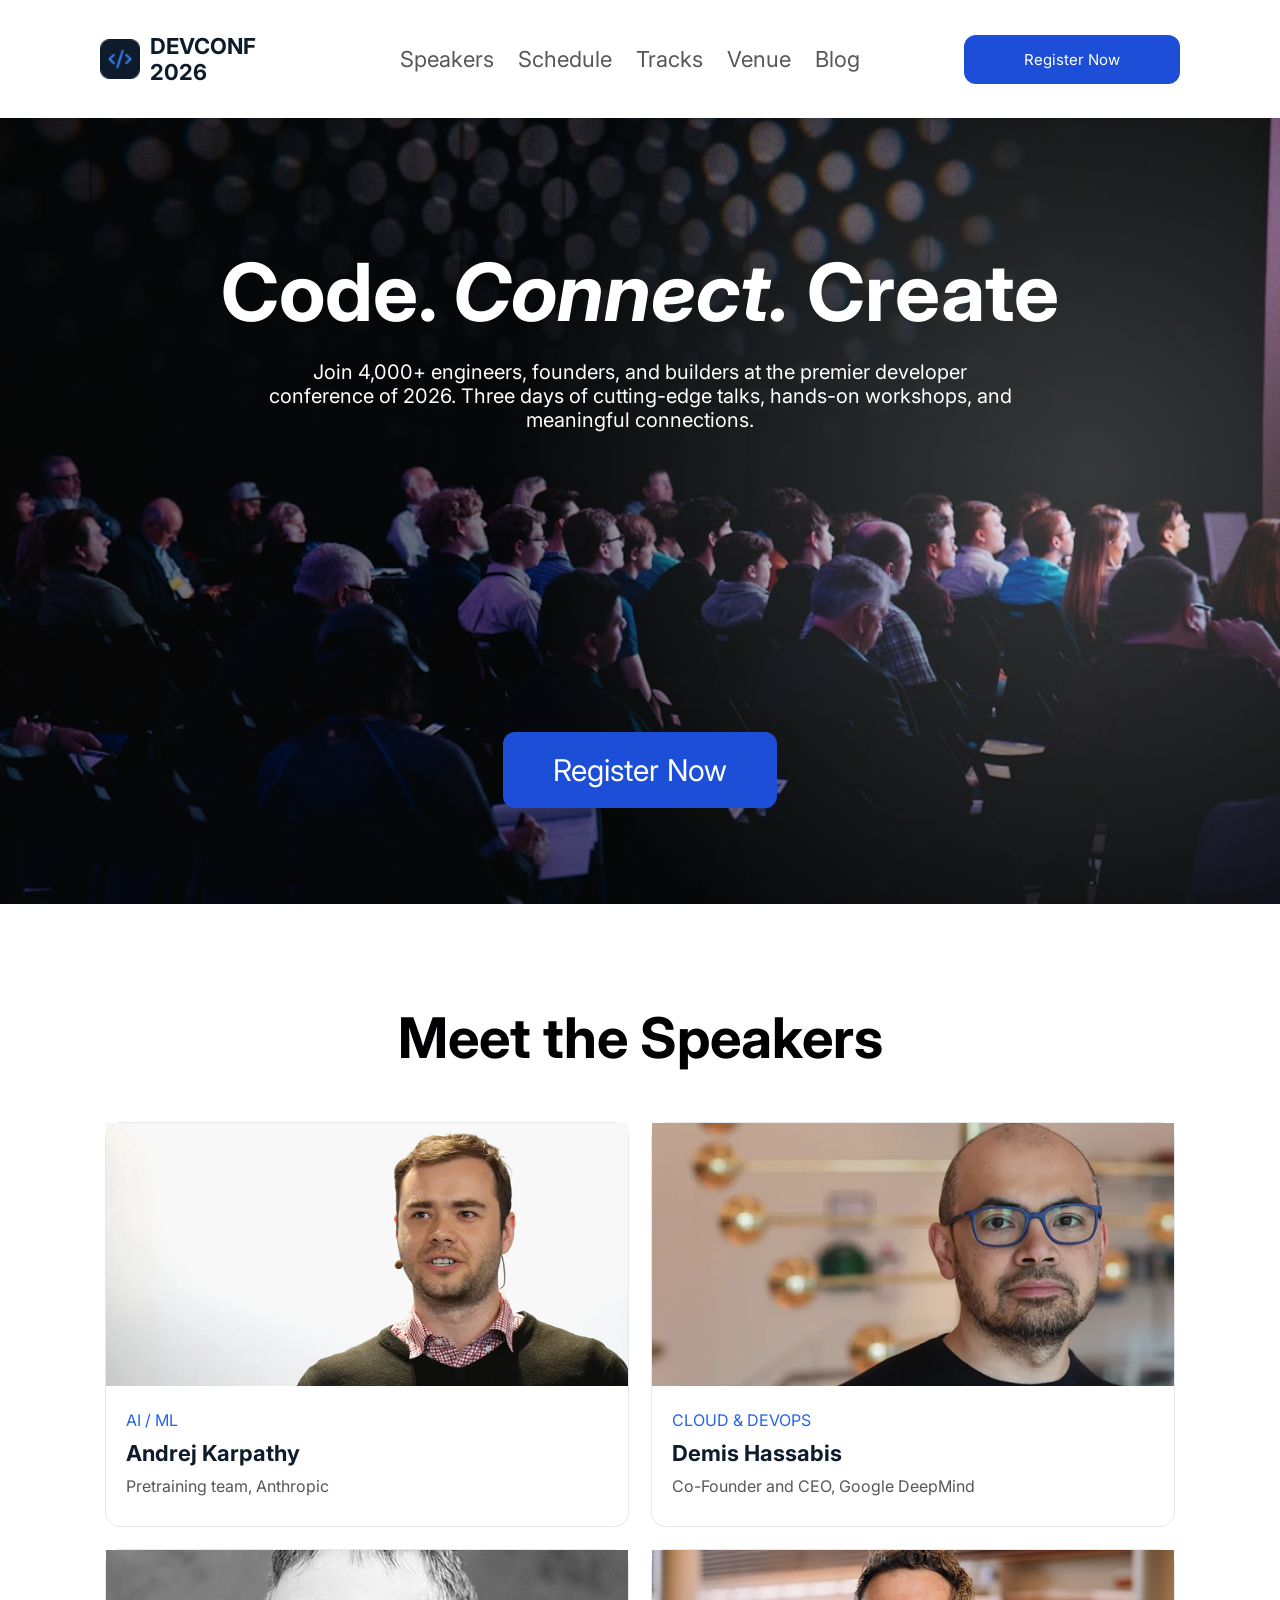
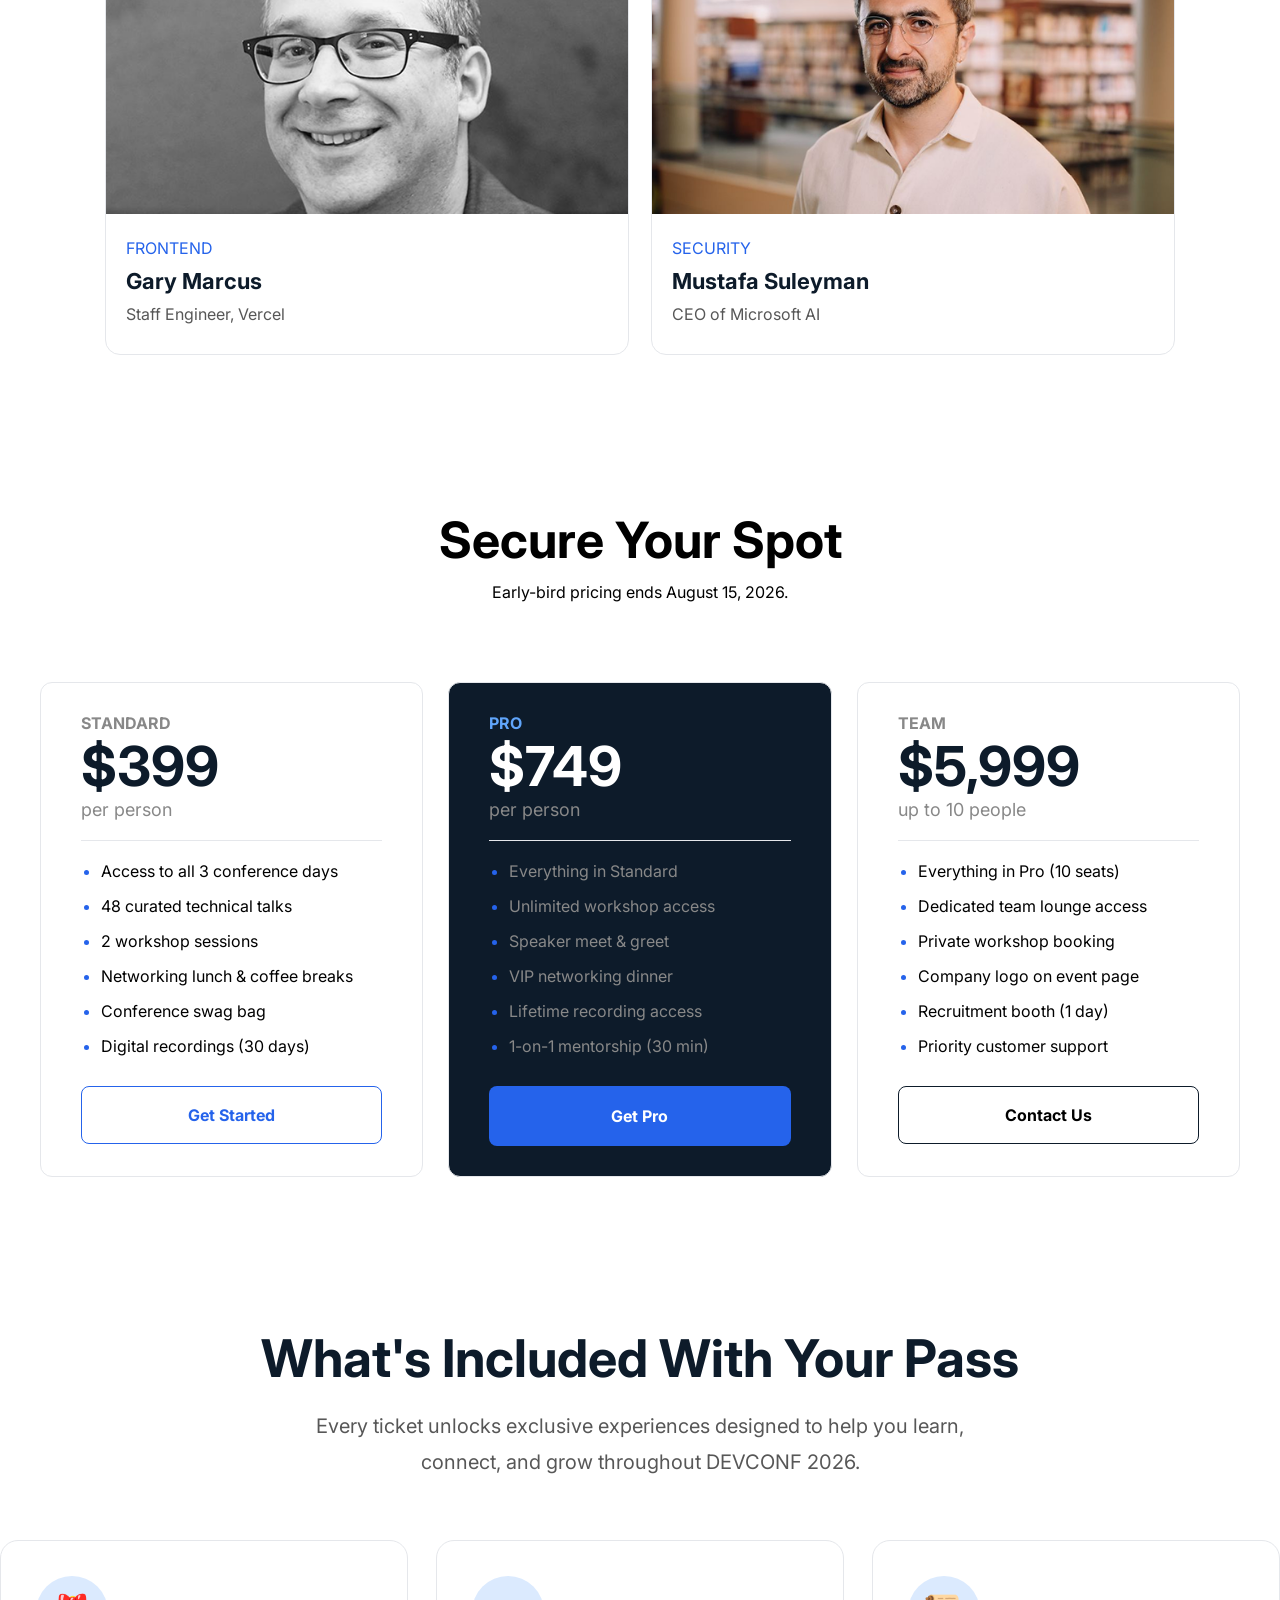
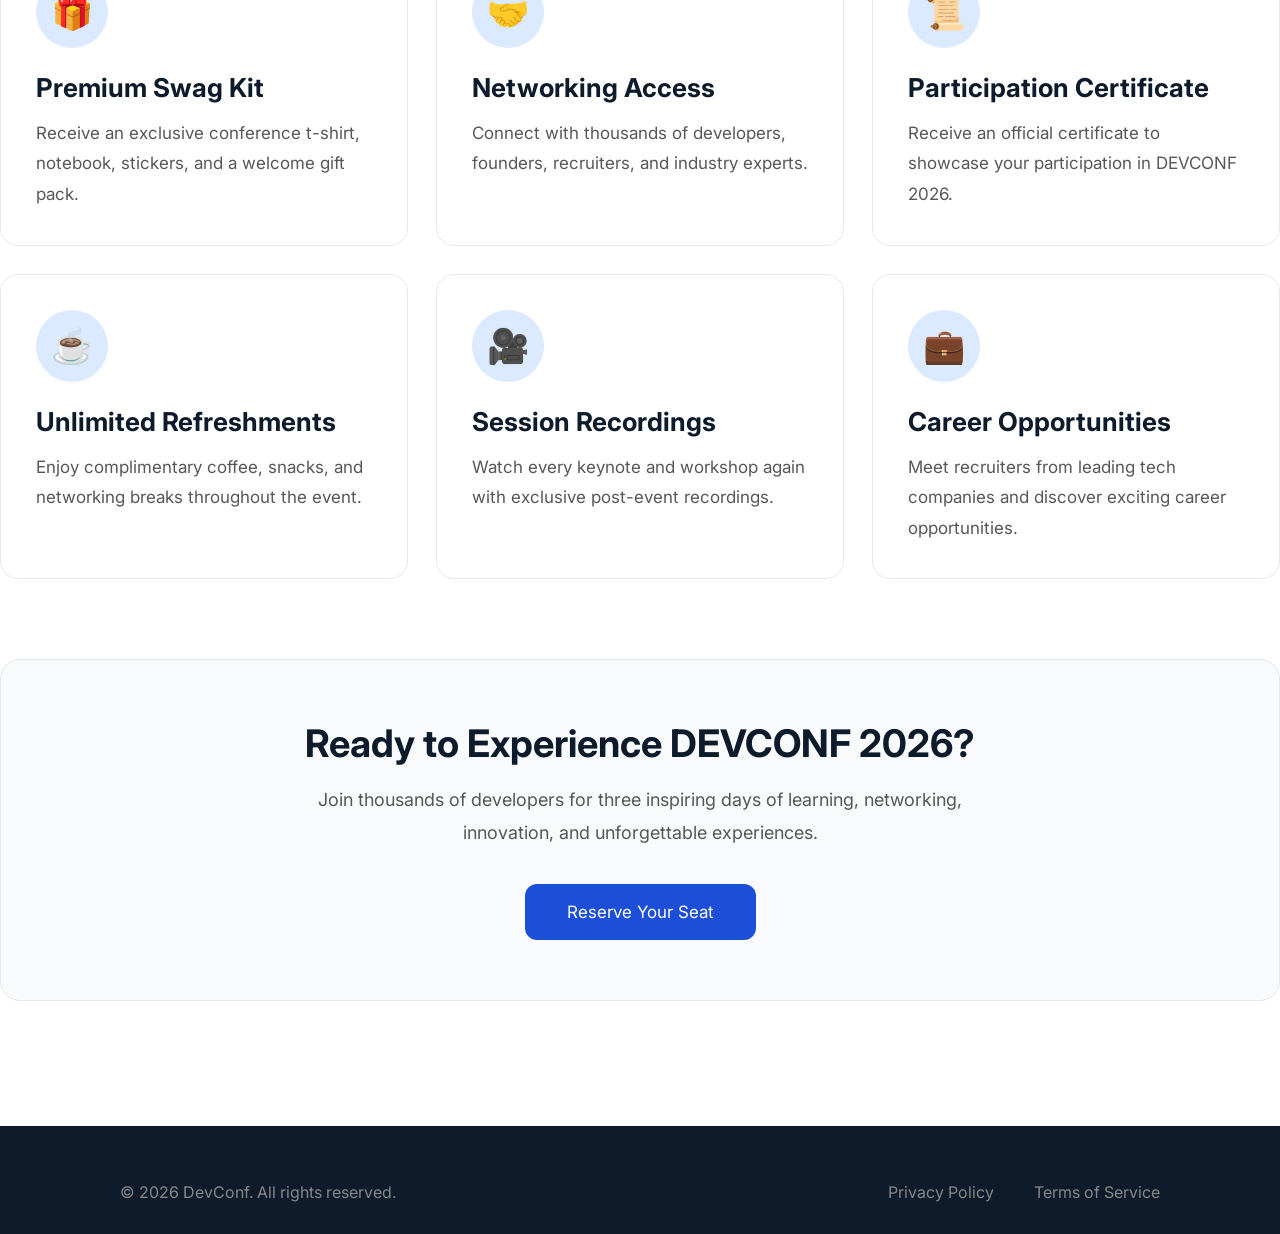
<file: index.html>
<!DOCTYPE html>
<html lang="en">

<head>
    <meta charset="UTF-8">
    <meta name="viewport" content="width=device-width, initial-scale=1.0">
    <title>first-assignment</title>
    <link rel="stylesheet" href="./style.css">
    <link rel="preconnect" href="https://fonts.googleapis.com">
    <link rel="preconnect" href="https://fonts.gstatic.com" crossorigin>
    <link href="https://fonts.googleapis.com/css2?family=Inter:wght@100..900&display=swap" rel="stylesheet">
</head>

<body>

    <!-- navber sart -->
    <header class="container">
        <nav class="navbar">
            <div class="nav-logo">
                <img src="./assets/Container.png" alt="footer-logo">
                <h3>DEVCONF <br> 2026</h3>
            </div>
            <div class="nav-menu">
                <ul>
                    <li><a href="">Speakers</a></li>
                    <li><a href="">Schedule</a></li>
                    <li><a href="">Tracks</a></li>
                    <li><a href="">Venue</a></li>
                    <li><a href="">Blog</a></li>
                </ul>
            </div>
            <div>
                <button class="common-button">Register Now</button>
            </div>
        </nav>
    </header>
    <!-- navbar end -->


    <!-- hero section start -->
    <section class="hero-section container">

        <div class="hero-contant">
            <h1>Code. <span>Connect.</span> Create</h1>
            <p>Join 4,000+ engineers, founders, and builders at the
                premier developer conference of 2026. Three days of
                cutting-edge talks, hands-on workshops, and meaningful connections.
            </p>
            <button class="common-button">Register Now</button>
        </div>

    </section>
    <!-- hero section end -->

    <!-- meet the speaker section START-->
    <section class="container">
        <h2 class="meet-the-speaker">Meet the Speakers</h2>
        <div class="speaker-container">
            <div class="card">
                <img src="./assets/andrej.png" alt="andrej">
                <span>AI / ML</span>
                <h3>Andrej Karpathy</h3>
                <p>Pretraining team, Anthropic</p>
            </div>
            <div class="card">
                <img src="./assets/demis.png" alt="demis">
                <span>CLOUD & DEVOPS </span>
                <h3>Demis Hassabis</h3>
                <p>Co-Founder and CEO, Google DeepMind</p>
            </div>
            <div class="card">
                <img src="./assets/gary.png" alt="gray">
                <span>FRONTEND</span>
                <h3>Gary Marcus</h3>
                <p>Staff Engineer, Vercel</p>
            </div>
            <div class="card">
                <img src="./assets/mustafa.png" alt="mustafa">
                <span>SECURITY</span>
                <h3>Mustafa Suleyman</h3>
                <p>CEO of Microsoft AI</p>
            </div>
        </div>
    </section>
    <!-- MEET THE SPEAKER SECTION END -->


    <!-- PRICING SECTION START -->
    <section class="container">
        <h2 class="pricing-section-title">Secure Your Spot</h2>
        <p class="pricing-section-paragraph">Early-bird pricing ends August 15, 2026.</p>

        <div class="pricing-container">
            <div class="pricing-card">
                <h4>STANDARD</h4>
                <h2>$399</h2>
                <p>per person</p>
                <hr>
                <ul>
                    <li>Access to all 3 conference days</li>
                    <li>48 curated technical talks</li>
                    <li>2 workshop sessions</li>
                    <li>Networking lunch & coffee breaks</li>
                    <li>Conference swag bag</li>
                    <li>Digital recordings (30 days)</li>
                </ul>
                <button class="pricing-button-1">Get Started</button>
            </div>
            <div class="pricing-card pro-card">
                <h4>PRO</h4>
                <h2>$749</h2>
                <p>per person</p>
                <hr>
                <ul>
                    <li>Everything in Standard</li>
                    <li>Unlimited workshop access</li>
                    <li>Speaker meet & greet</li>
                    <li>VIP networking dinner</li>
                    <li>Lifetime recording access</li>
                    <li>1-on-1 mentorship (30 min)</li>
                </ul>
                <button class="pricing-button">Get Pro</button>
            </div>
            <div class="pricing-card">
                <h4>TEAM</h4>
                <h2>$5,999</h2>
                <p>up to 10 people</p>
                <hr>
                <ul>
                    <li>Everything in Pro (10 seats)</li>
                    <li>Dedicated team lounge access</li>
                    <li>Private workshop booking</li>
                    <li>Company logo on event page</li>
                    <li>Recruitment booth (1 day)</li>
                    <li>Priority customer support</li>
                </ul>
                <button class="pricing-button-2">Contact Us</button>
            </div>
        </div>
    </section>

    <!-- PRICING SECTION END -->


    <!-- WHAT'S INCLUDED WITH YOUR PASS SECTION START -->

    <section class="conference-perks container">

        <div class="perks-header">
            <h2>What's Included With Your Pass</h2>
            <p>
                Every ticket unlocks exclusive experiences designed to help you learn,
                connect, and grow throughout DEVCONF 2026.
            </p>
        </div>

        <div class="perks-container">

            <div class="perk-card">
                <div class="perk-icon">🎁</div>
                <h3>Premium Swag Kit</h3>
                <p>
                    Receive an exclusive conference t-shirt, notebook, stickers,
                    and a welcome gift pack.
                </p>
            </div>

            <div class="perk-card">
                <div class="perk-icon">🤝</div>
                <h3>Networking Access</h3>
                <p>
                    Connect with thousands of developers, founders,
                    recruiters, and industry experts.
                </p>
            </div>

            <div class="perk-card">
                <div class="perk-icon">📜</div>
                <h3>Participation Certificate</h3>
                <p>
                    Receive an official certificate to showcase
                    your participation in DEVCONF 2026.
                </p>
            </div>

            <div class="perk-card">
                <div class="perk-icon">☕</div>
                <h3>Unlimited Refreshments</h3>
                <p>
                    Enjoy complimentary coffee, snacks,
                    and networking breaks throughout the event.
                </p>
            </div>

            <div class="perk-card">
                <div class="perk-icon">🎥</div>
                <h3>Session Recordings</h3>
                <p>
                    Watch every keynote and workshop again with
                    exclusive post-event recordings.
                </p>
            </div>

            <div class="perk-card">
                <div class="perk-icon">💼</div>
                <h3>Career Opportunities</h3>
                <p>
                    Meet recruiters from leading tech companies
                    and discover exciting career opportunities.
                </p>
            </div>

        </div>

        <div class="perks-cta">
            <h3>Ready to Experience DEVCONF 2026?</h3>

            <p>
                Join thousands of developers for three inspiring days of learning,
                networking, innovation, and unforgettable experiences.
            </p>

            <button class="common-button">
                Reserve Your Seat
            </button>
        </div>

    </section>
    <!-- WHAT'S INCLUDED WITH YOUR PASS SECTION END -->


    <!-- FOOTER SECTION START -->
    <footer class="footer  container">

        <div class="footer-content ">
            <p>© 2026 DevConf. All rights reserved.</p>
            <div class="footer-link">
                <a href="">Privacy Policy</a>
                <a href="">Terms of Service</a>
            </div>
        </div>


    </footer>
    <!-- FOOTER SECTION END -->
</body>

</html>
</file>
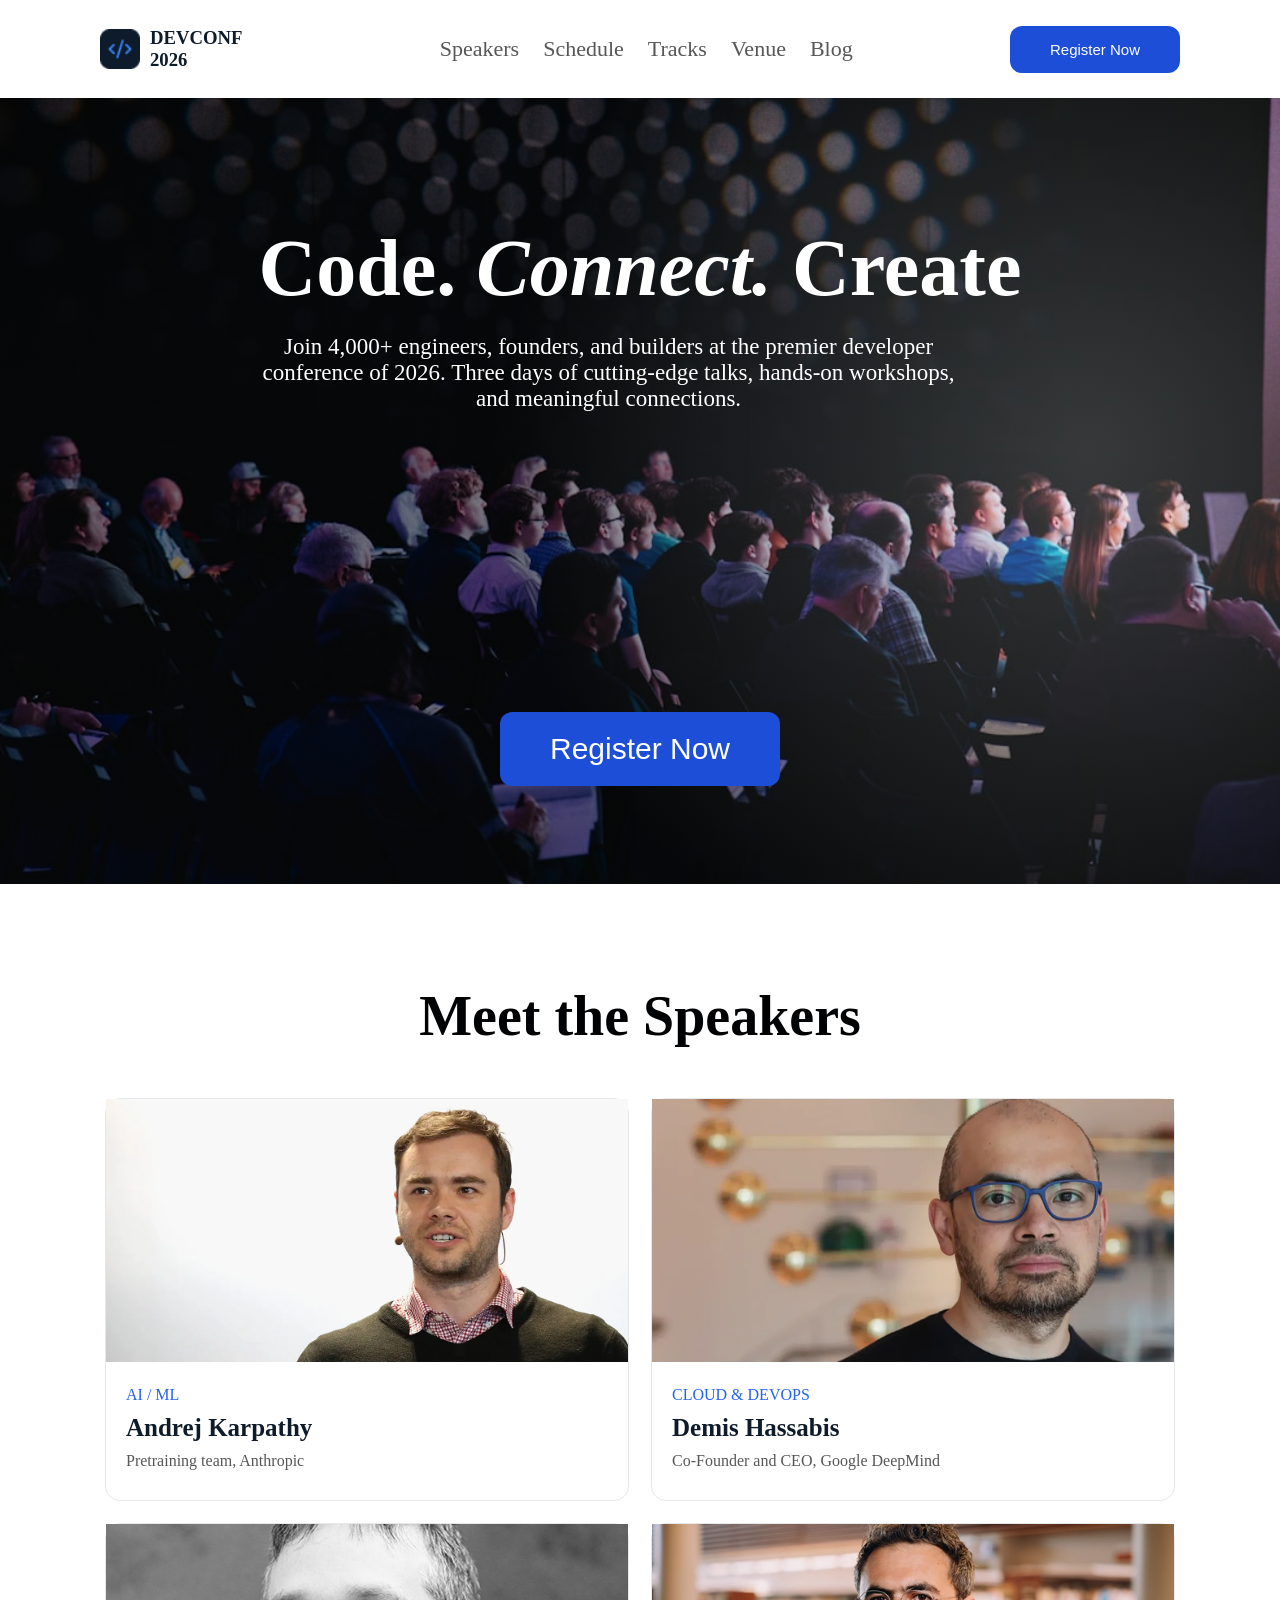
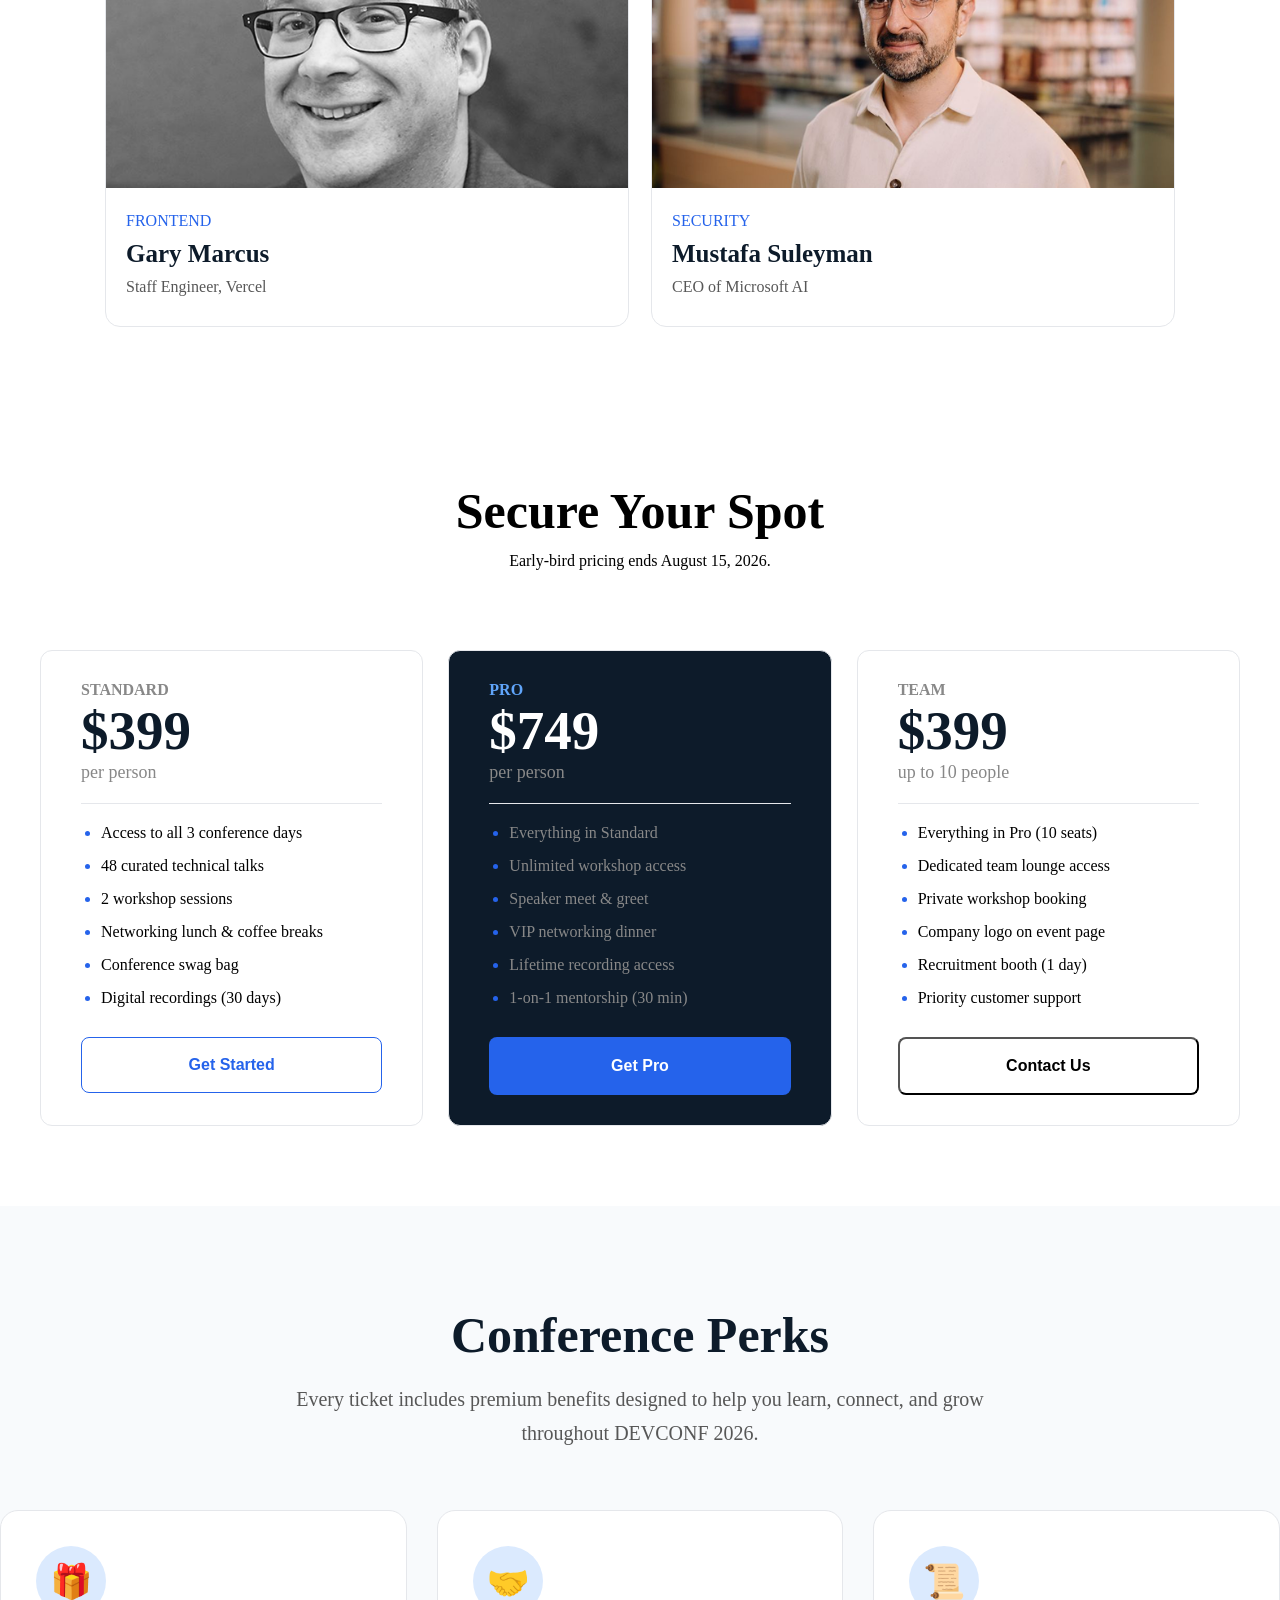
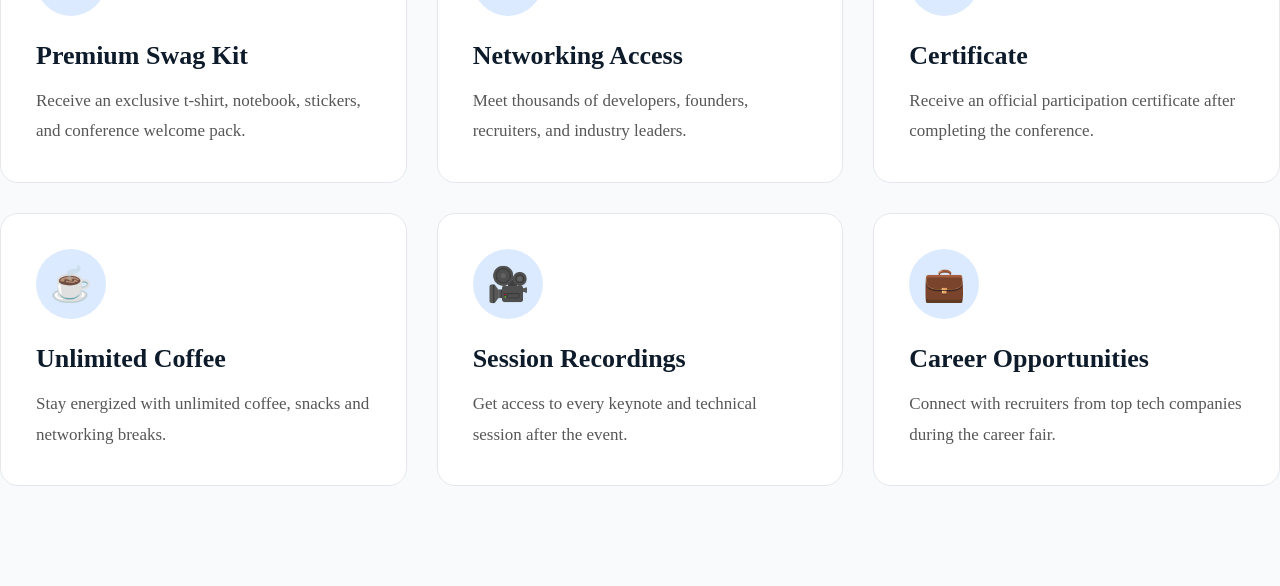
<file: B14-A01-DevConf-2026/index.html>
<!DOCTYPE html>
<html lang="en">

<head>
    <meta charset="UTF-8">
    <meta name="viewport" content="width=device-width, initial-scale=1.0">
    <title>first-assignment</title>
    <link rel="stylesheet" href="./style.css">
</head>

<body>

    <!-- navber sart -->
    <header class="container">
        <nav class="navbar">
            <div class="nav-logo">
                <img src="./assets/Container.png" alt="footer-logo">
                <h3>DEVCONF <br> 2026</h3>
            </div>
            <div class="nav-menu">
                <ul>
                    <li><a href="">Speakers</a></li>
                    <li><a href="">Schedule</a></li>
                    <li><a href="">Tracks</a></li>
                    <li><a href="">Venue</a></li>
                    <li><a href="">Blog</a></li>
                </ul>
            </div>
            <div >
                <button class="common-button">Register Now</button>
            </div>
        </nav>
    </header>
    <!-- navbar end -->


    <!-- hero section start -->
     <section class="hero-section container">
         
         <div class="hero-contant">
            <h1>Code. <span>Connect.</span> Create</h1>
            <p>Join 4,000+ engineers, founders, and builders at the 
                premier developer conference of 2026. Three days of
                cutting-edge talks, hands-on workshops, and meaningful connections.
            </p>
            <button class="common-button">Register Now</button>
        </div>

     </section>
     <!-- hero section end -->

     <!-- meet the speaker section START-->
      <section class="container">
          <h2 class="meet-the-speaker">Meet the Speakers</h2>
          <div class="speaker-container">
              <div class="card">
                <img src="./assets/andrej.png" alt="andrej">
                <span>AI / ML</span>
                <h3>Andrej Karpathy</h3>
                <p>Pretraining team, Anthropic</p>
              </div>
              <div class="card">
                <img src="./assets/demis.png" alt="demis">
                <span>CLOUD & DEVOPS  </span>
                <h3>Demis Hassabis</h3>
                <p>Co-Founder and CEO, Google DeepMind</p>
              </div>
              <div class="card">
                <img src="./assets/gary.png" alt="gray">
                <span>FRONTEND</span>
                <h3>Gary Marcus</h3>
                <p>Staff Engineer, Vercel</p>
              </div>
              <div class="card">
                <img src="./assets/mustafa.png" alt="mustafa">
                <span>SECURITY</span>
                <h3>Mustafa Suleyman</h3>
                <p>CEO of Microsoft AI</p>
              </div>
          </div>
      </section>
      <!-- MEET THE SPEAKER SECTION END -->


      <!-- PRICING SECTION START -->
      <section class="container">
           <h2 class="pricing-section-title">Secure Your Spot</h2>
           <p class="pricing-section-paragraph">Early-bird pricing ends August 15, 2026.</p>

           <div class="pricing-container">
              <div class="pricing-card">
                   <h4>STANDARD</h4>
                   <h2>$399</h2>
                   <p>per person</p>
                   <hr>
                   <ul>
                    <li>Access to all 3 conference days</li>
                    <li>48 curated technical talks</li>
                    <li>2 workshop sessions</li>
                    <li>Networking lunch & coffee breaks</li>
                    <li>Conference swag bag</li>
                    <li>Digital recordings (30 days)</li>
                   </ul>
                   <button class="pricing-button-1">Get Started</button>
              </div>
              <div class="pricing-card pro-card">
                   <h4>PRO</h4>
                   <h2>$749</h2>
                   <p>per person</p>
                   <hr>
                   <ul>
                    <li>Everything in Standard</li>
                    <li>Unlimited workshop access</li>
                    <li>Speaker meet & greet</li>
                    <li>VIP networking dinner</li>
                    <li>Lifetime recording access</li>
                    <li>1-on-1 mentorship (30 min)</li>
                   </ul>
                   <button class="pricing-button">Get Pro</button>
              </div>
              <div class="pricing-card">
                   <h4>TEAM</h4>
                   <h2>$399</h2>
                   <p>up to 10 people</p>
                   <hr>
                   <ul>
                    <li>Everything in Pro (10 seats)</li>
                    <li>Dedicated team lounge access</li>
                    <li>Private workshop booking</li>
                    <li>Company logo on event page</li>
                    <li>Recruitment booth (1 day)</li>
                    <li>Priority customer support</li>
                   </ul>
                   <button class="pricing-button-2">Contact Us</button>
              </div>
           </div>
      </section>

      <!-- PRICING SECTION END -->


      <!-- CONFERENCE PERKS SECTION START -->

<section class="conference-perks container">

    <div class="perks-header">
        <h2>Conference Perks</h2>
        <p>
            Every ticket includes premium benefits designed to help you learn,
            connect, and grow throughout DEVCONF 2026.
        </p>
    </div>

    <div class="perks-container">

        <div class="perk-card">
            <div class="perk-icon">🎁</div>
            <h3>Premium Swag Kit</h3>
            <p>
                Receive an exclusive t-shirt, notebook, stickers,
                and conference welcome pack.
            </p>
        </div>

        <div class="perk-card">
            <div class="perk-icon">🤝</div>
            <h3>Networking Access</h3>
            <p>
                Meet thousands of developers, founders,
                recruiters, and industry leaders.
            </p>
        </div>

        <div class="perk-card">
            <div class="perk-icon">📜</div>
            <h3>Certificate</h3>
            <p>
                Receive an official participation certificate
                after completing the conference.
            </p>
        </div>

        <div class="perk-card">
            <div class="perk-icon">☕</div>
            <h3>Unlimited Coffee</h3>
            <p>
                Stay energized with unlimited coffee,
                snacks and networking breaks.
            </p>
        </div>

        <div class="perk-card">
            <div class="perk-icon">🎥</div>
            <h3>Session Recordings</h3>
            <p>
                Get access to every keynote and technical
                session after the event.
            </p>
        </div>

        <div class="perk-card">
            <div class="perk-icon">💼</div>
            <h3>Career Opportunities</h3>
            <p>
                Connect with recruiters from top tech
                companies during the career fair.
            </p>
        </div>

    </div>

</section>

<!-- CONFERENCE PERKS SECTION END -->
</body>

</html>
</file>
<file: style.css>
*{
    margin: 0;
    font-family: "Inter", sans-serif;
}


/*NAVBER SECTION START  */
nav {
    display: flex;
    justify-content: space-between;
    align-items: center;
    padding: 10px;
    background-color: #ffffff;
}
img{
    max-width: 100%;
}
.container {
    max-width: 1550px;
    margin: auto;
    
}
.navbar {
    display: flex;
    padding-left: 100px;
    padding-right: 100px;
    height: 98px;
    
}
.nav-menu ul {
    display: flex;
    list-style: none;
    gap: 24px;
    
}
ul li a {
    text-decoration: none;
    color: #575757;
    font-size: 22px;
}
.nav-logo {
    display: flex;
    align-items:center;
    gap: 10px;
}
.nav-logo h3 {
    font-size: 22PX;
    color: #0D1B2A;
}
.nav-logo img {
    width: 40px;
}
/* NAVBER SECTION END */
.common-button{
    background-color: #1D4ED8;
    padding: 15px 60px;
    font-weight: 1200px;
    font-size: 15px;
    color: #FFFFFF;
    border: none;
    cursor: pointer;
    border-radius: 12px;
}


/* HERO SECTION START */
.hero-section{
    width: 100%;
    height: 786px;
    background-image:
     radial-gradient(
         circle at 85% 45%,
        rgba(255, 255, 255, 0.18) 0% ,
        rgba(0, 0, 0, 0.50) 50%
     ),
      url(./assets/banner.jpg);
    background-size: cover;
    background-position: center;
    background-repeat: no-repeat;
    display: flex;
    justify-content:center ;
    text-align: center;
    text-align: center;
    color: #FFFFFF;
}
.hero-contant {
    margin-top: 125px;
}
.hero-contant p{
    margin: 20px auto 0;
    font-size: 20px;
    max-width: 750px;
    color: #FFFFFF;
}
.hero-contant h1 span{
    font-style:italic;
}
.hero-contant h1 {
    font-size: 80px;
}
.hero-contant button {
    margin-top: 300px;
    padding: 20px 50px;
    font-size: 30px;
}
/* HERO SECTION END */


/* MEET THE SPEAKER SECTION START*/
.meet-the-speaker {
    text-align: center;
    margin-top: 100px;
    font-size: 56px;
    color: #000102;
}

.card {
    border: 1px solid #E5E7EB;
    border-radius: 15px;
}
.card span, .card h3, .card p{
    padding-left: 20px;
    border-top: 20px;
}
.card span {
    display: flex;
    margin-top: 20px;
    margin-bottom: 10px;
    color: #2563EB;
    
}
.speaker-container {
    display: grid;
    grid-template-columns: repeat(2, 1fr);
    gap: 22px;
    margin: 50px;
    padding: 55px;
    padding-top: 0;
}
.speaker-container img {
    width: 100%;
    border: none;
}
.card h3, .card p{
    margin-top: 10px;
}
.card p{
    margin-bottom: 30px;
    color: #575757;
}
.card h3 {
    color: #0D1B2A;
    font-size: 22px;
}
/* MEET THE SPEAKER SECTION END */



/* PRICING SECTION START */
.pricing-section-title {
    margin-top: 100px;
     text-align: center;
     font-weight: bold;
     font-size: 50px;
}
.pricing-section-paragraph {
    text-align: center;
    margin-top: 12px;
}
.pricing-card li::marker {
    color: #2563EB;
}
.pricing-card ul {
    display: flex;
    flex-direction: column;
    gap: 15px;
}
.pricing-card h2 {
    font-weight: bold;
    font-size: 55px;
    color: #0D1B2A;
}
.pricing-container {
    display: flex;
    gap: 25px;
    max-width: 1200px;
    margin: 50px auto;
    padding: 30px;
}
.pricing-card {
    flex: 1;
    border: 1px solid #E5E7EB;
    border-radius: 12px;
    padding: 30px 40px;
    
}
.pricing-card ul {
    padding-left: 20px;
    margin-top: 20px;
}
.pricing-card h4 {
    font-weight: bold;
    color: #888888;
    text-align: left;
}
.pricing-card p {
    color: #888888;
    font-size: 18px;
}
.pricing-card hr {
    border: none;
    border-top: 1px solid #E5E7EB;
    margin-top: 20px;
    margin-bottom: 20px;
    width: 100%;
}
.pricing-button{
    margin-top: 30px;
     background-color: #2563EB;
    width: 100%;
    padding: 20px;
    font-weight: bold;
    font-size: 16px;
    color: #FFFFFF;
    border: none;
    cursor: pointer;
    border-radius: 8px;
    
}
.pricing-button-1 {
     margin-top: 30px;
     background-color:  #FFFFFF;
    width: 100%;
    border: 1px solid #2563EB;
    padding: 18px;
    font-weight: bold;
    font-size: 16px;
    color: #2563EB;
    
    cursor: pointer;
    border-radius: 8px;
}
.pricing-button-2 {
     margin-top: 30px;
     background-color:  #FFFFFF;
    width: 100%;
    border: 1px solid #0D1B2A;
    padding: 18px;
    font-weight: bold;
    font-size: 16px;
    color: 0D1B2A;
    
    cursor: pointer;
    border-radius: 8px;
}
.pro-card h2{
    color: #FFFFFF;
}
.pro-card h4 {
    color: #60A5FA;
}
.pro-card li {
    color: #888888;
    
}
.pro-card {
    background-color: #0D1B2A;

}



/*WHAT'S INCLUDED WITH YOUR PASS*/
.conference-perks{
    margin-top: 120px;
    margin-bottom: 120px;
}

.perks-header{
    text-align: center;
    margin-bottom: 60px;
}

.perks-header h2{
    font-size: 52px;
    font-weight: 700;
    color: #0D1B2A;
    margin-bottom: 18px;
}

.perks-header p{
    max-width: 720px;
    margin: auto;
    font-size: 20px;
    line-height: 1.8;
    color: #575757;
}

.perks-container{
    display: grid;
    grid-template-columns: repeat(3,1fr);
    gap: 28px;
}

.perk-card{
    background: #FFFFFF;
    border: 1px solid #E5E7EB;
    border-radius: 18px;
    padding: 35px;
    transition: all .35s ease;
}

.perk-card:hover{
    transform: translateY(-10px);
    box-shadow: 0 18px 35px rgba(37,99,235,.12);
    border-color: #2563EB;
}

.perk-icon{
    width: 72px;
    height: 72px;
    border-radius: 50%;
    background: #DBEAFE;
    display: flex;
    justify-content: center;
    align-items: center;
    font-size: 34px;
    margin-bottom: 24px;
}

.perk-card h3{
    font-size: 26px;
    color: #0D1B2A;
    margin-bottom: 15px;
}

.perk-card p{
    color: #575757;
    font-size: 17px;
    line-height: 1.8;
}

/* CTA */

.perks-cta{
    margin-top: 80px;
    text-align: center;
    background: #F8FAFC;
    border: 1px solid #E5E7EB;
    border-radius: 20px;
    padding: 60px 40px;
}

.perks-cta h3{
    font-size: 38px;
    color: #0D1B2A;
    margin-bottom: 18px;
}

.perks-cta p{
    max-width: 650px;
    margin: 0 auto 35px;
    color: #575757;
    font-size: 18px;
    line-height: 1.8;
}

.perks-cta .common-button{
    padding: 18px 42px;
    font-size: 17px;
    transition: .3s ease;
}

.perks-cta .common-button:hover{
    background: #1E40AF;
    transform: translateY(-3px);
}

/* FOOTER SECTION STRT */
.footer {
    background-color: #0D1B2A;
    margin-top: 125px;
    padding-top: 56px ;
    padding-bottom: 32px;
}
.footer-content {
    display: flex;
    justify-content: space-between;
    padding: 0 120px;
}
.footer-content p, .footer-content a {
    color: #888888;
}
.footer-link a {
    text-decoration: none;
    
}
.footer-link {
    display: flex;
    gap: 40px;
}
</file>
<file: B14-A01-DevConf-2026/style.css>
*{
    margin: 0;
}


/*NAVBER SECTION START  */
nav {
    display: flex;
    justify-content: space-between;
    align-items: center;
    padding: 22px 80 px;
    background-color: #ffffff;
}
img{
    max-width: 100%;
}
.container {
    max-width: 1551px;
    margin: auto;
}
.navbar {
    display: flex;
    padding-left: 100px;
    padding-right: 100px;
    height: 98px;
    
}
.nav-menu ul {
    display: flex;
    list-style: none;
    gap: 24px;
    
}
ul li a {
    text-decoration: none;
    color: #575757;
    font-size: 22px;
}
.nav-logo {
    display: flex;
    align-items:center;
    gap: 10px;
}
.nav-logo h3 {
    font-size: 25;
    color: #0D1B2A;
}
.nav-logo img {
    width: 40px;
}
/* NAVBER SECTION END */
.common-button{
    background-color: #1D4ED8;
    padding: 15px 40px;
    font-weight: 1200px;
    font-size: 15px;
    color: #FFFFFF;
    border: none;
    cursor: pointer;
    border-radius: 12px;
}


/* HERO SECTION START */
.hero-section{
    width: 100%;
    height: 786px;
    background-image:
     radial-gradient(
         circle at 85% 45%,
        rgba(255, 255, 255, 0.18) 0% ,
        rgba(0, 0, 0, 0.50) 50%
     ),
      url(./assets/banner.jpg);
    background-size: cover;
    background-position: center;
    background-repeat: no-repeat;
    display: flex;
    justify-content:center ;
    text-align: center;
    text-align: center;
    color: #FFFFFF;
}
.hero-contant {
    margin-top: 125px;
}
.hero-contant p{
    margin-top: 20px;
    font-size: 23px;
    max-width: 700px;
    color: #FFFFFF;
}
.hero-contant h1 span{
    font-style:italic;
}
.hero-contant h1 {
    font-size: 80px;
}
.hero-contant button {
    margin-top: 300px;
    padding: 20px 50px;
    font-size: 30px;
}
/* HERO SECTION END */


/* MEET THE SPEAKER SECTION START*/
.meet-the-speaker {
    text-align: center;
    margin-top: 100px;
    font-size: 56px;
    color: #000102;
}

.card {
    border: 1px solid #E5E7EB;
    border-radius: 15px;
}
.card span, .card h3, .card p{
    padding-left: 20px;
    border-top: 20px;
}
.card span {
    display: flex;
    margin-top: 20px;
    margin-bottom: 10px;
    color: #2563EB;
    
}
.speaker-container {
    display: grid;
    grid-template-columns: repeat(2, 1fr);
    gap: 22px;
    margin: 50px;
    padding: 55px;
    padding-top: 0;
}
.speaker-container img {
    width: 100%;
    border: none;
}
.card h3, .card p{
    margin-top: 10px;
}
.card p{
    margin-bottom: 30px;
    color: #575757;
}
.card h3 {
    color: #0D1B2A;
    font-size: 25px;
}
/* MEET THE SPEAKER SECTION END */



/* PRICING SECTION START */
.pricing-section-title {
    margin-top: 100px;
     text-align: center;
     font-weight: bold;
     font-size: 50px;
}
.pricing-section-paragraph {
    text-align: center;
    margin-top: 12px;
}
.pricing-card li::marker {
    color: #2563EB;
}
.pricing-card ul {
    display: flex;
    flex-direction: column;
    gap: 15px;
}
.pricing-card h2 {
    font-weight: bold;
    font-size: 55px;
    color: #0D1B2A;
}
.pricing-container {
    display: flex;
    gap: 25px;
    max-width: 1200px;
    margin: 50px auto;
    padding: 30px;
}
.pricing-card {
    flex: 1;
    border: 1px solid #E5E7EB;
    border-radius: 12px;
    padding: 30px 40px;
    
}
.pricing-card ul {
    padding-left: 20px;
    margin-top: 20px;
}
.pricing-card h4 {
    font-weight: bold;
    color: #888888;
    text-align: left;
}
.pricing-card p {
    color: #888888;
    font-size: 18px;
}
.pricing-card hr {
    border: none;
    border-top: 1px solid #E5E7EB;
    margin-top: 20px;
    margin-bottom: 20px;
    width: 100%;
}
.pricing-button{
    margin-top: 30px;
     background-color: #2563EB;
    width: 100%;
    padding: 20px;
    font-weight: bold;
    font-size: 16px;
    color: #FFFFFF;
    border: none;
    cursor: pointer;
    border-radius: 8px;
    
}
.pricing-button-1 {
     margin-top: 30px;
     background-color:  #FFFFFF;
    width: 100%;
    border: 1px solid #2563EB;
    padding: 18px;
    font-weight: bold;
    font-size: 16px;
    color: #2563EB;
    
    cursor: pointer;
    border-radius: 8px;
}
.pricing-button-2 {
     margin-top: 30px;
     background-color:  #FFFFFF;
    width: 100%;
    border: 1px solid 0D1B2A;
    padding: 18px;
    font-weight: bold;
    font-size: 16px;
    color: 0D1B2A;
    
    cursor: pointer;
    border-radius: 8px;
}
.pro-card h2{
    color: #FFFFFF;
}
.pro-card h4 {
    color: #60A5FA;
}
.pro-card li {
    color: #888888;
    
}
.pro-card {
    background-color: #0D1B2A;

}



/* CONFERENCE PERKS SECTION*/
.conference-perks{
    width: 100%;
    padding:100px 0;
    background:#F8FAFC;
}

.perks-header{
    text-align:center;
    margin-bottom:60px;
}

.perks-header h2{
    font-size:50px;
    color:#0D1B2A;
    margin-bottom:18px;
}

.perks-header p{
    max-width:720px;
    margin:auto;
    font-size:20px;
    color:#575757;
    line-height:1.7;
}

.perks-container{
    display:grid;
    grid-template-columns:repeat(3,1fr);
    gap:30px;
}

.perk-card{
    background:#FFFFFF;
    border:1px solid #E5E7EB;
    border-radius:18px;
    padding:35px;
    transition:0.35s;
}

.perk-card:hover{
    transform:translateY(-10px);
    box-shadow:0 18px 35px rgba(0,0,0,.08);
}

.perk-icon{
    width:70px;
    height:70px;
    background:#DBEAFE;
    color:#2563EB;
    font-size:34px;

    display:flex;
    justify-content:center;
    align-items:center;

    border-radius:50%;
    margin-bottom:25px;
}

.perk-card h3{
    font-size:26px;
    color:#0D1B2A;
    margin-bottom:15px;
}

.perk-card p{
    color:#575757;
    line-height:1.8;
    font-size:17px;
}
</file>
